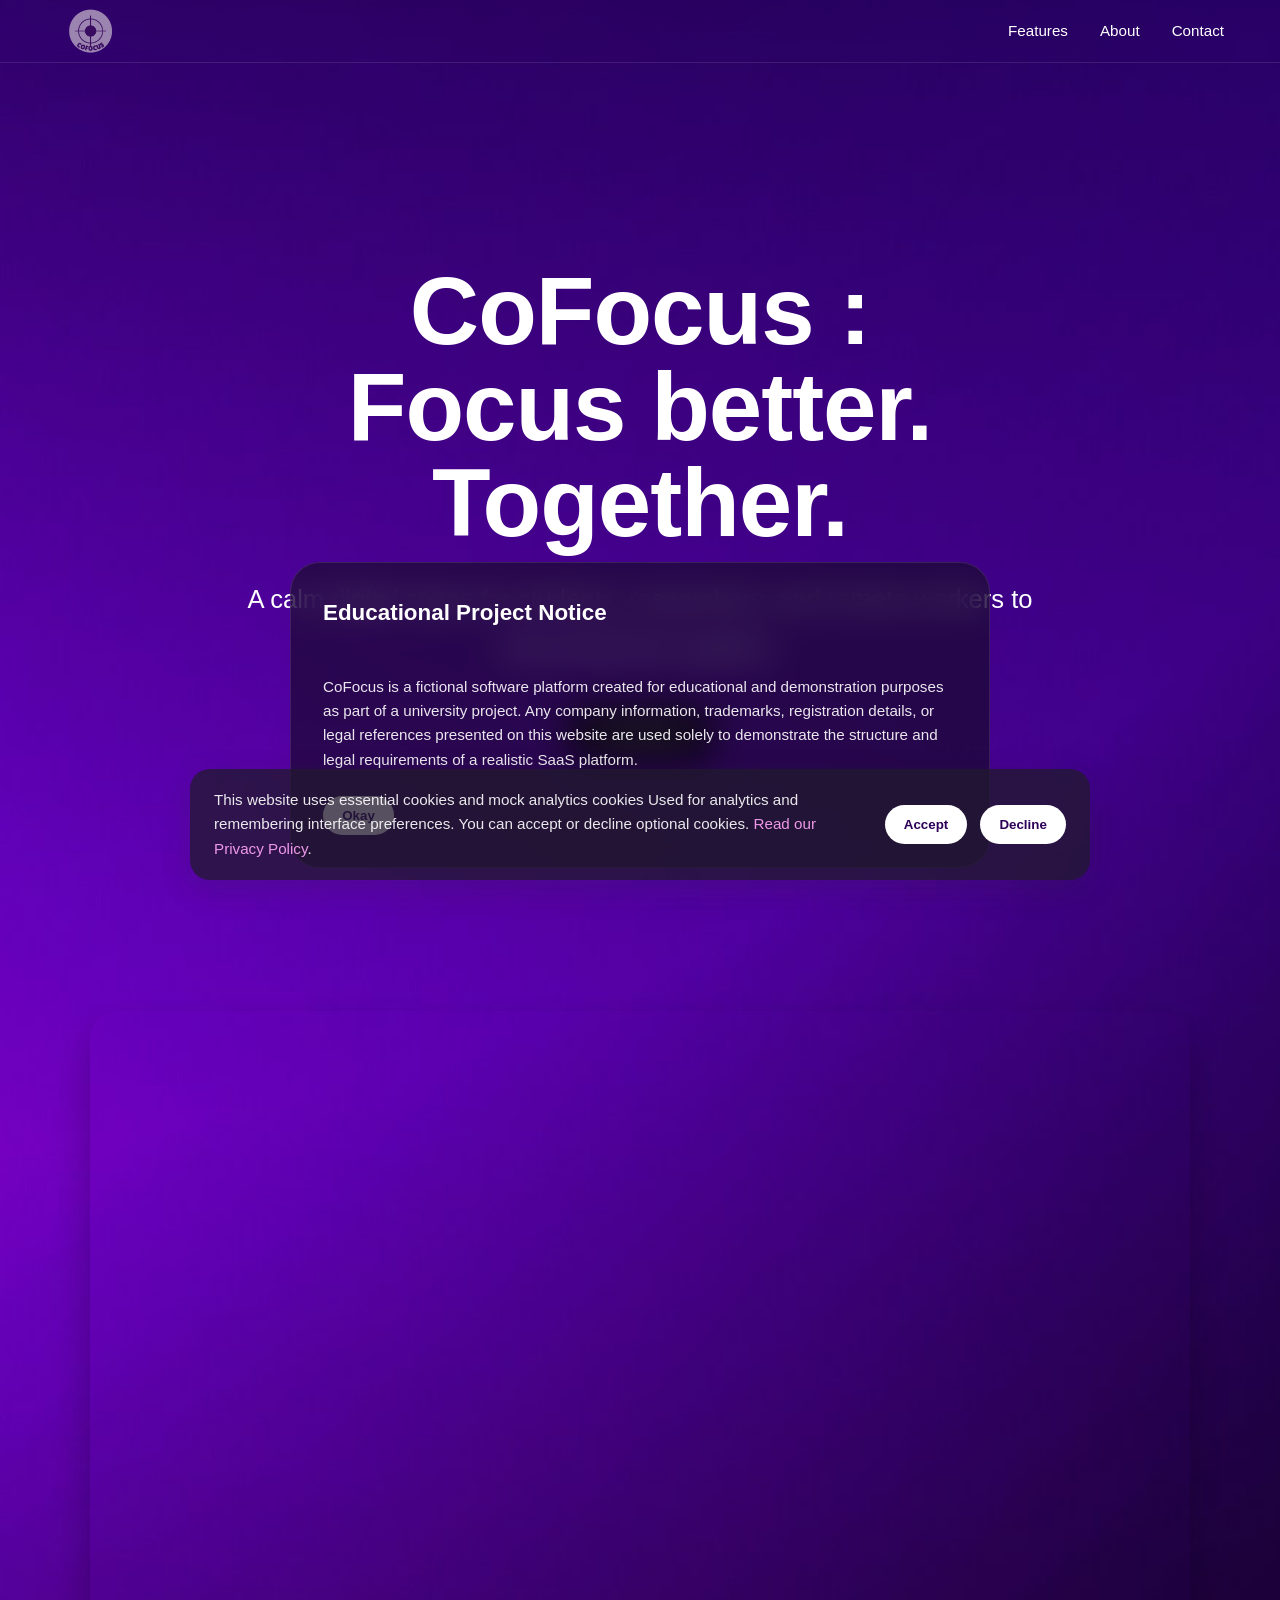
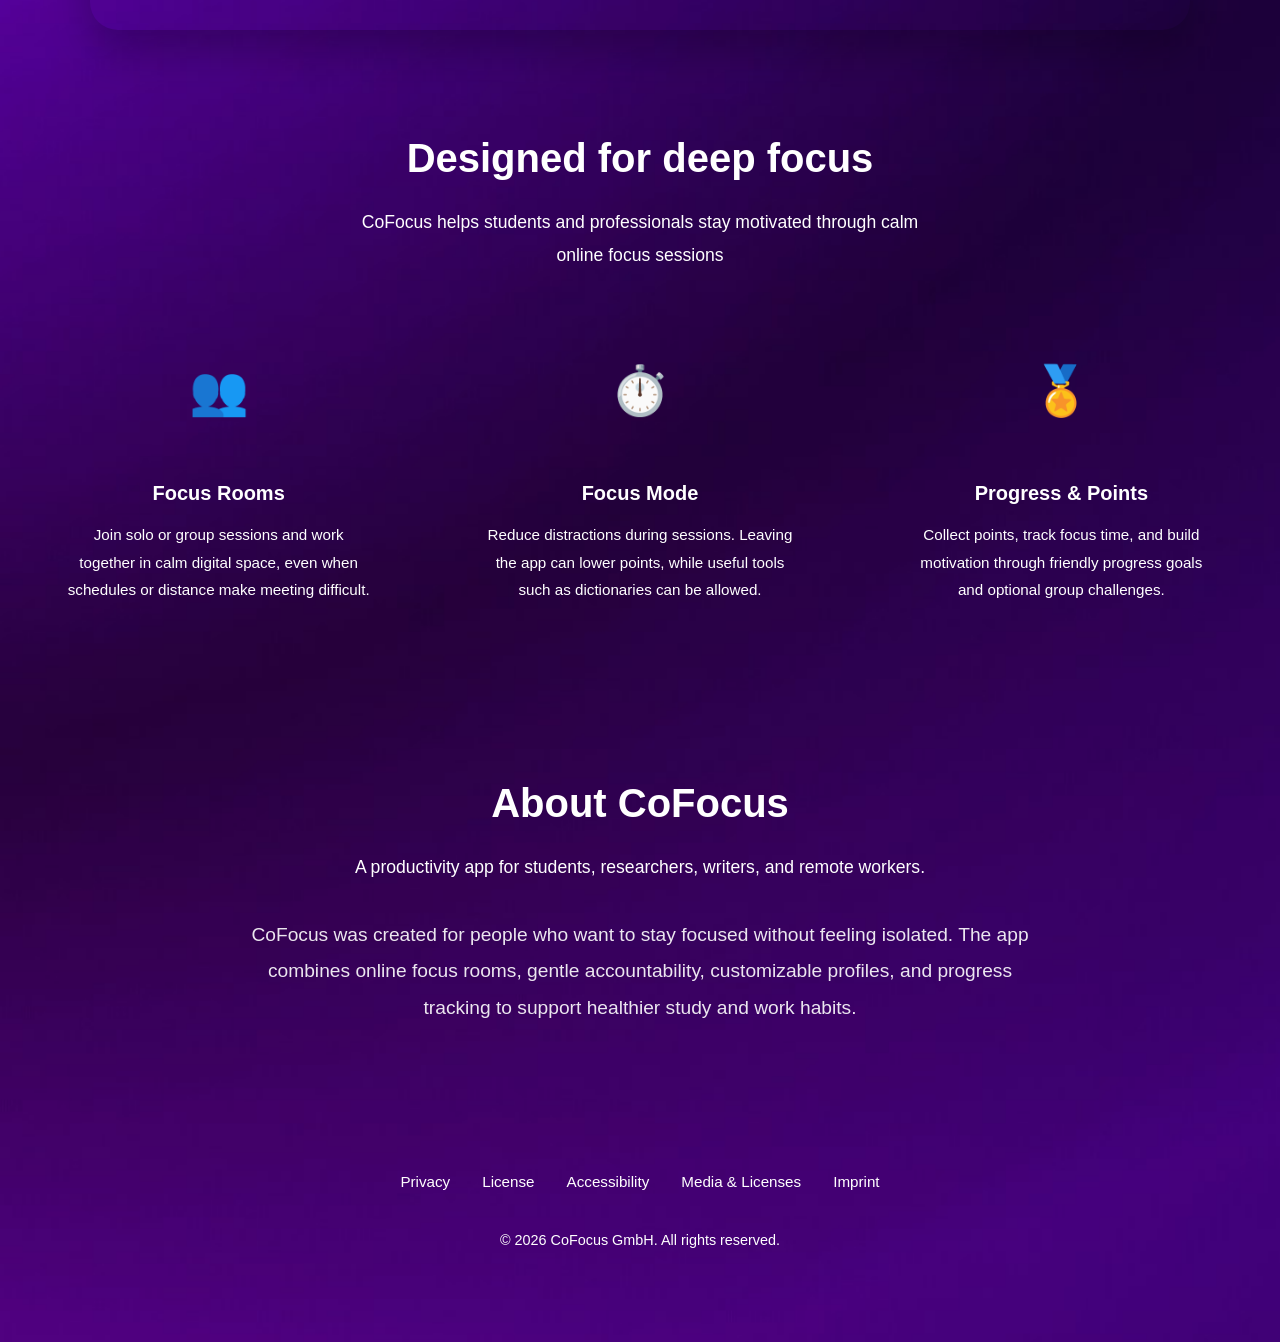
<file: index.html>
<!doctype html>
<html lang="en">
  <head>
    <meta charset="UTF-8" />
    <meta name="viewport" content="width=device-width, initial-scale=1.0" />
    <link rel="icon" type="image/png" href="CoFocus Icon1.png" />
    <link rel="stylesheet" href="styles.css" />
    <title>Cofocus</title>
  </head>

  <body>
    <header>
      <nav>
        <a href="index.html" class="logo">
          <img src="CoFocus Icon1.png" alt="CoFocus productivity app logo"
        /></a>
        <ul>
          <li><a href="#features">Features</a></li>
          <li><a href="about.html">About</a></li>
          <li><a href="contact.html">Contact</a></li>
        </ul>
      </nav>
    </header>

    <section class="hero">
      <div class="hero-content">
        <h1>
          CoFocus :<br />
          Focus better.<br />Together.
        </h1>
        <p class="subtitle">
          A calm digital space for students, researchers, and remote workers to
          stay productive together.
        </p>
        <a href="#" class="cta-button">Get Started</a>
      </div>
    </section>

    <div class="video-wrapper">
      <video
        autoplay
        muted
        loop
        playsinline
        aria-label="Decorative video showing a calm study and workspace atmosphere"
      >
        <source src="video1.mp4" type="video/mp4" />
        Your browser does not support the video tag.
      </video>
    </div>

    <section class="features" id="features">
      <h2 class="section-title">Designed for deep focus</h2>
      <p class="section-subtitle">
        CoFocus helps students and professionals stay motivated through calm
        online focus sessions
      </p>
      <div class="features-grid">
        <div class="feature-card">
          <div class="feature-icon" aria-hidden="true">👥</div>
          <h3>Focus Rooms</h3>
          <p>
            Join solo or group sessions and work together in calm digital space,
            even when schedules or distance make meeting difficult.
          </p>
        </div>
        <div class="feature-card">
          <div class="feature-icon" aria-hidden="true">⏱️</div>
          <h3>Focus Mode</h3>
          <p>
            Reduce distractions during sessions. Leaving the app can lower
            points, while useful tools such as dictionaries can be allowed.
          </p>
        </div>
        <div class="feature-card">
          <div class="feature-icon" aria-hidden="true">🏅</div>
          <h3>Progress & Points</h3>
          <p>
            Collect points, track focus time, and build motivation through
            friendly progress goals and optional group challenges.
          </p>
        </div>
      </div>
    </section>

    <section class="features" id="about">
      <h2 class="section-title">About CoFocus</h2>
      <p class="section-subtitle">
        A productivity app for students, researchers, writers, and remote
        workers.
      </p>
      <div
        style="
          max-width: 800px;
          margin: 0 auto;
          text-align: center;
          color: #ffffff;
          font-size: 1.1rem;
          line-height: 2;
        "
      >
        <p>
          CoFocus was created for people who want to stay focused without
          feeling isolated. The app combines online focus rooms, gentle
          accountability, customizable profiles, and progress tracking to
          support healthier study and work habits.
        </p>
      </div>
    </section>

    <footer>
      <div class="footer-content">
        <div class="footer-links">
          <a href="privacy.html">Privacy</a>
          <a href="license.html">License</a>
          <a href="accessibility.html">Accessibility</a>
          <a href="media.html">Media & Licenses</a>
          <a href="impressum.html">Imprint</a>
        </div>
        <p class="copyright">&copy; 2026 CoFocus GmbH. All rights reserved.</p>
      </div>
    </footer>
    <div class="cookie-banner" id="cookieBanner">
      <p>
        This website uses essential cookies and mock analytics cookies
        Used for analytics and remembering interface preferences. 
        You can accept or decline optional cookies.
        <a href="privacy.html">Read our Privacy Policy</a>.
      </p>

      <div class="cookie-buttons">
        <button onclick="acceptCookies()">Accept</button>
        <button onclick="declineCookies()">Decline</button>
      </div>
    </div>

    <script>
      const cookieBanner = document.getElementById("cookieBanner");

      if (localStorage.getItem("cookieChoice")) {
        cookieBanner.style.display = "none";
      }

      function acceptCookies() {
        localStorage.setItem("cookieChoice", "accepted");
        cookieBanner.style.display = "none";
      }

      function declineCookies() {
        localStorage.setItem("cookieChoice", "declined");
        cookieBanner.style.display = "none";
      }

      function hideNotice() {
        document.getElementById("Banner").style.display = "none";
      }
    </script>
    <div class="banner" id="Banner">
      <h2>Educational Project Notice</h2>

      <p>
        CoFocus is a fictional software platform created for educational and
        demonstration purposes as part of a university project. Any company
        information, trademarks, registration details, or legal references
        presented on this website are used solely to demonstrate the structure
        and legal requirements of a realistic SaaS platform.
      </p>

      <div class="buttons">
        <button onclick="hideNotice()">Okay</button>
      </div>
    </div>
  </body>
</html>
</file>
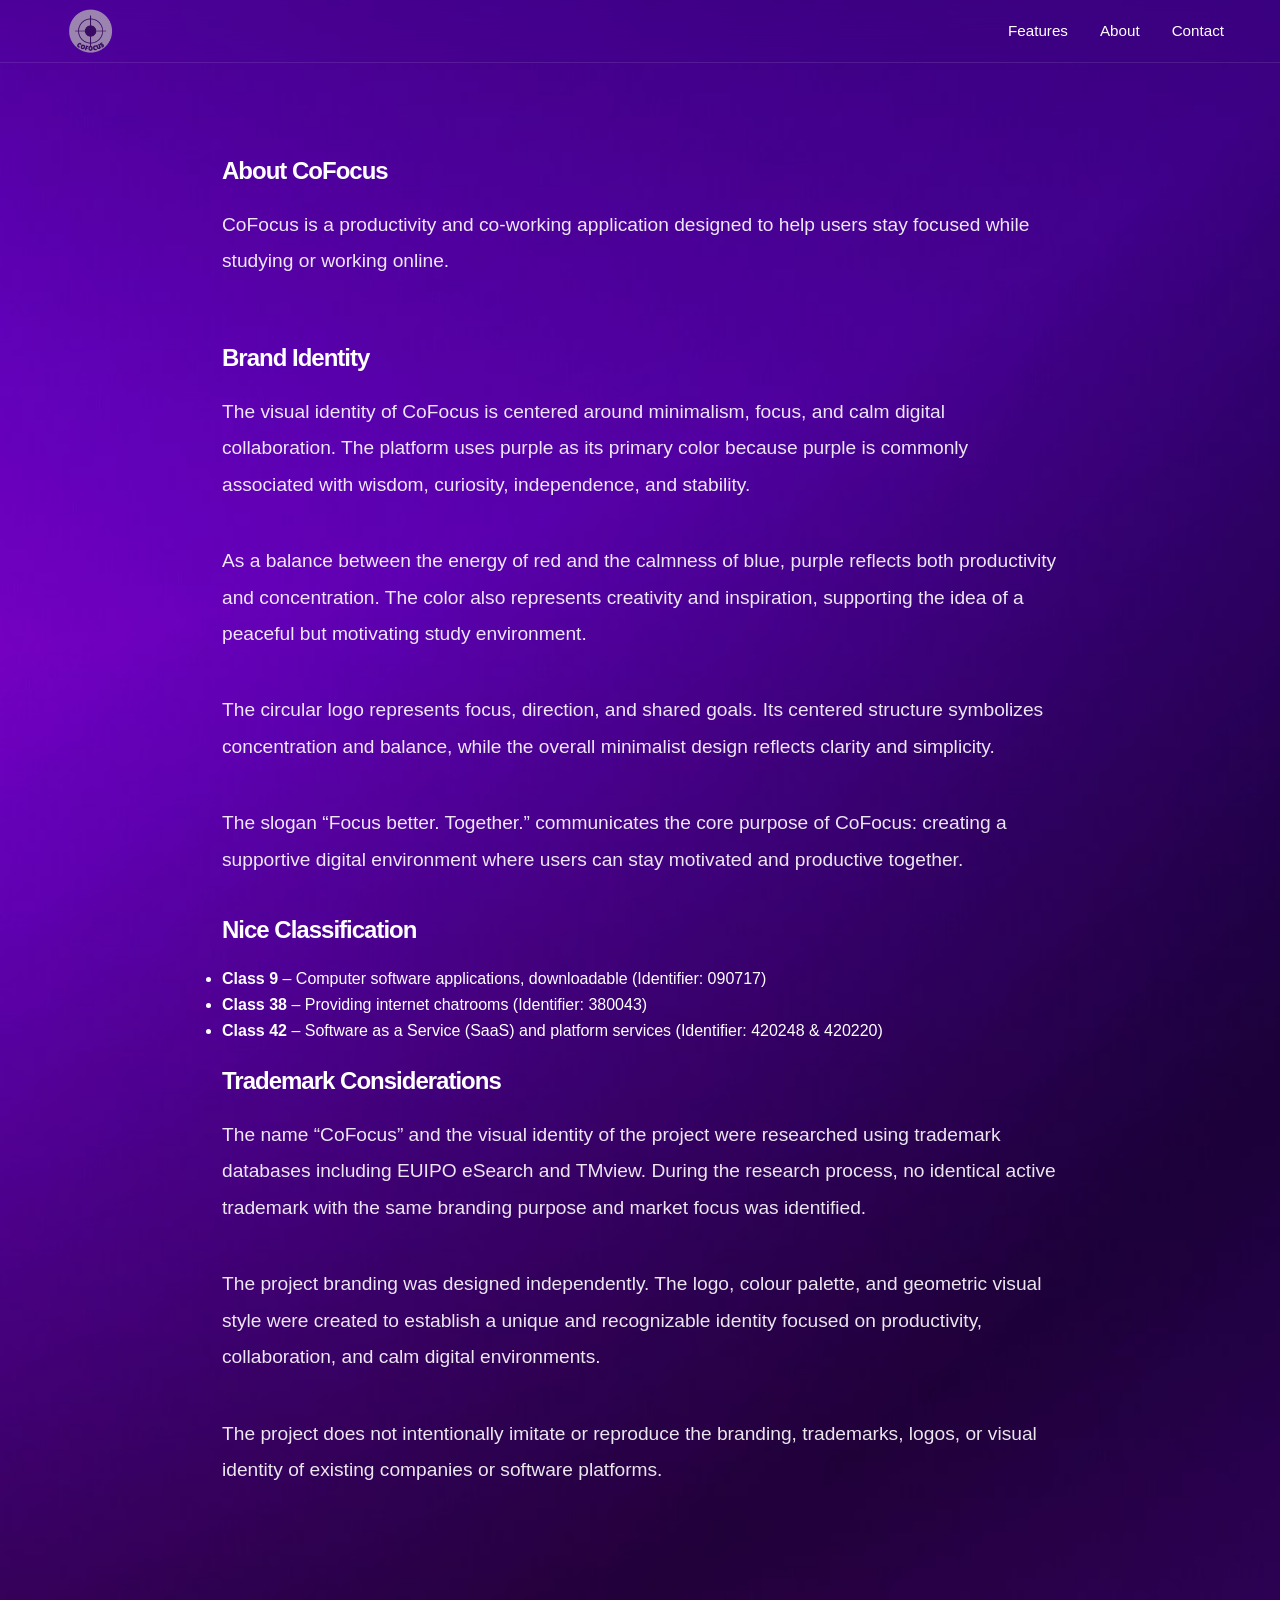
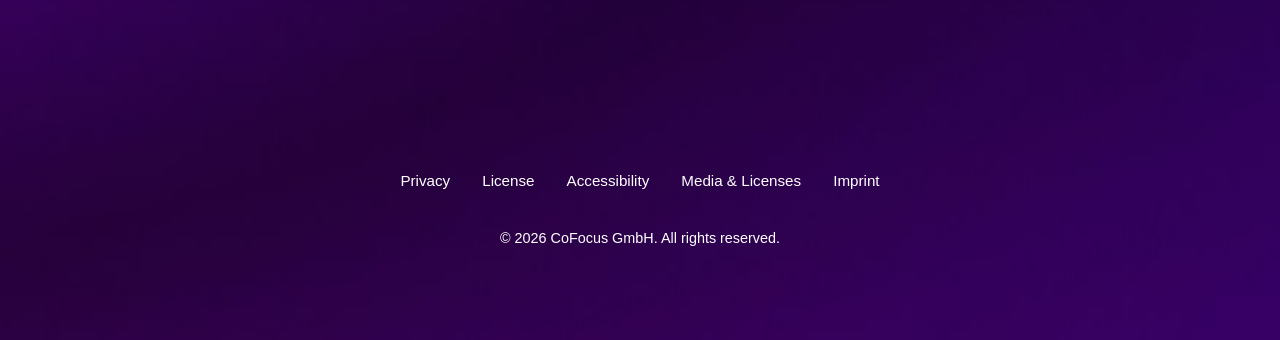
<file: about.html>
<!DOCTYPE html>
<html lang="en">
 <head>
    <meta name="viewport" content="width=device-width, initial-scale=1.0">
    <link rel="icon" type="image/png" href="CoFocus Icon1.png">
    <link rel="stylesheet" href="styles.css">
 </head>
 
 <body>
    <header>
        <nav>
            <a href="index.html" class="logo">
             <img src="CoFocus Icon1.png" alt="CoFocus productivity app logo"></a>
             <ul>
                 <li><a href="index.html#features">Features</a></li>
                <li><a href="about.html">About</a></li>
                <li><a href="contact.html">Contact</a></li>
             </ul>
        </nav>
    </header>

<div class="content">
    <h1>About CoFocus</h1>
  <p>CoFocus is a productivity and co-working application designed to help users stay focused while studying or working online.</p><br>

    <h1>Brand Identity</h1>

<p>
The visual identity of CoFocus is centered around minimalism, focus, and calm digital collaboration. The platform uses purple as its primary color because purple is commonly associated with wisdom, curiosity, independence, and stability.</p>
<p>
As a balance between the energy of red and the calmness of blue, purple reflects both productivity and concentration. The color also represents creativity and inspiration, supporting the idea of a peaceful but motivating study environment.
</p>
<p>
The circular logo represents focus, direction, and shared goals. Its centered structure symbolizes concentration and balance, while the overall minimalist design reflects clarity and simplicity.
</p>

<p>
The slogan “Focus better. Together.” communicates the core purpose of CoFocus: creating a supportive digital environment where users can stay motivated and productive together.
</p>

<h1>Nice Classification</h1>

<ul>
    <li>
        <strong>Class 9</strong> –
        Computer software applications, downloadable
        (Identifier: 090717)
    </li>

    <li>
        <strong>Class 38</strong> –
        Providing internet chatrooms
        (Identifier: 380043)
    </li>

    <li>
        <strong>Class 42</strong> –
        Software as a Service (SaaS) and platform services
        (Identifier: 420248 & 420220)
    </li>
</ul><br>

<h1>Trademark Considerations</h1>

<p>
The name “CoFocus” and the visual identity of the project were researched using trademark databases including EUIPO eSearch and TMview.
During the research process, no identical active trademark with the same branding purpose and market focus was identified.
</p>

<p>
The project branding was designed independently.
The logo, colour palette, and geometric visual style were created to establish a unique and recognizable identity focused on productivity, collaboration, and calm digital environments.
</p>

<p>
The project does not intentionally imitate or reproduce the branding, trademarks, logos, or visual identity of existing companies or software platforms.
</p>
 </div>

  <footer>
      <div class="footer-content">
        <div class="footer-links">
          <a href="privacy.html">Privacy</a>
          <a href="license.html">License</a>
          <a href="accessibility.html">Accessibility</a>
          <a href="media.html">Media & Licenses</a>
          <a href="impressum.html">Imprint</a>
        </div>
        <p class="copyright">&copy; 2026 CoFocus GmbH. All rights reserved.</p>
      </div>
    </footer>
</file>
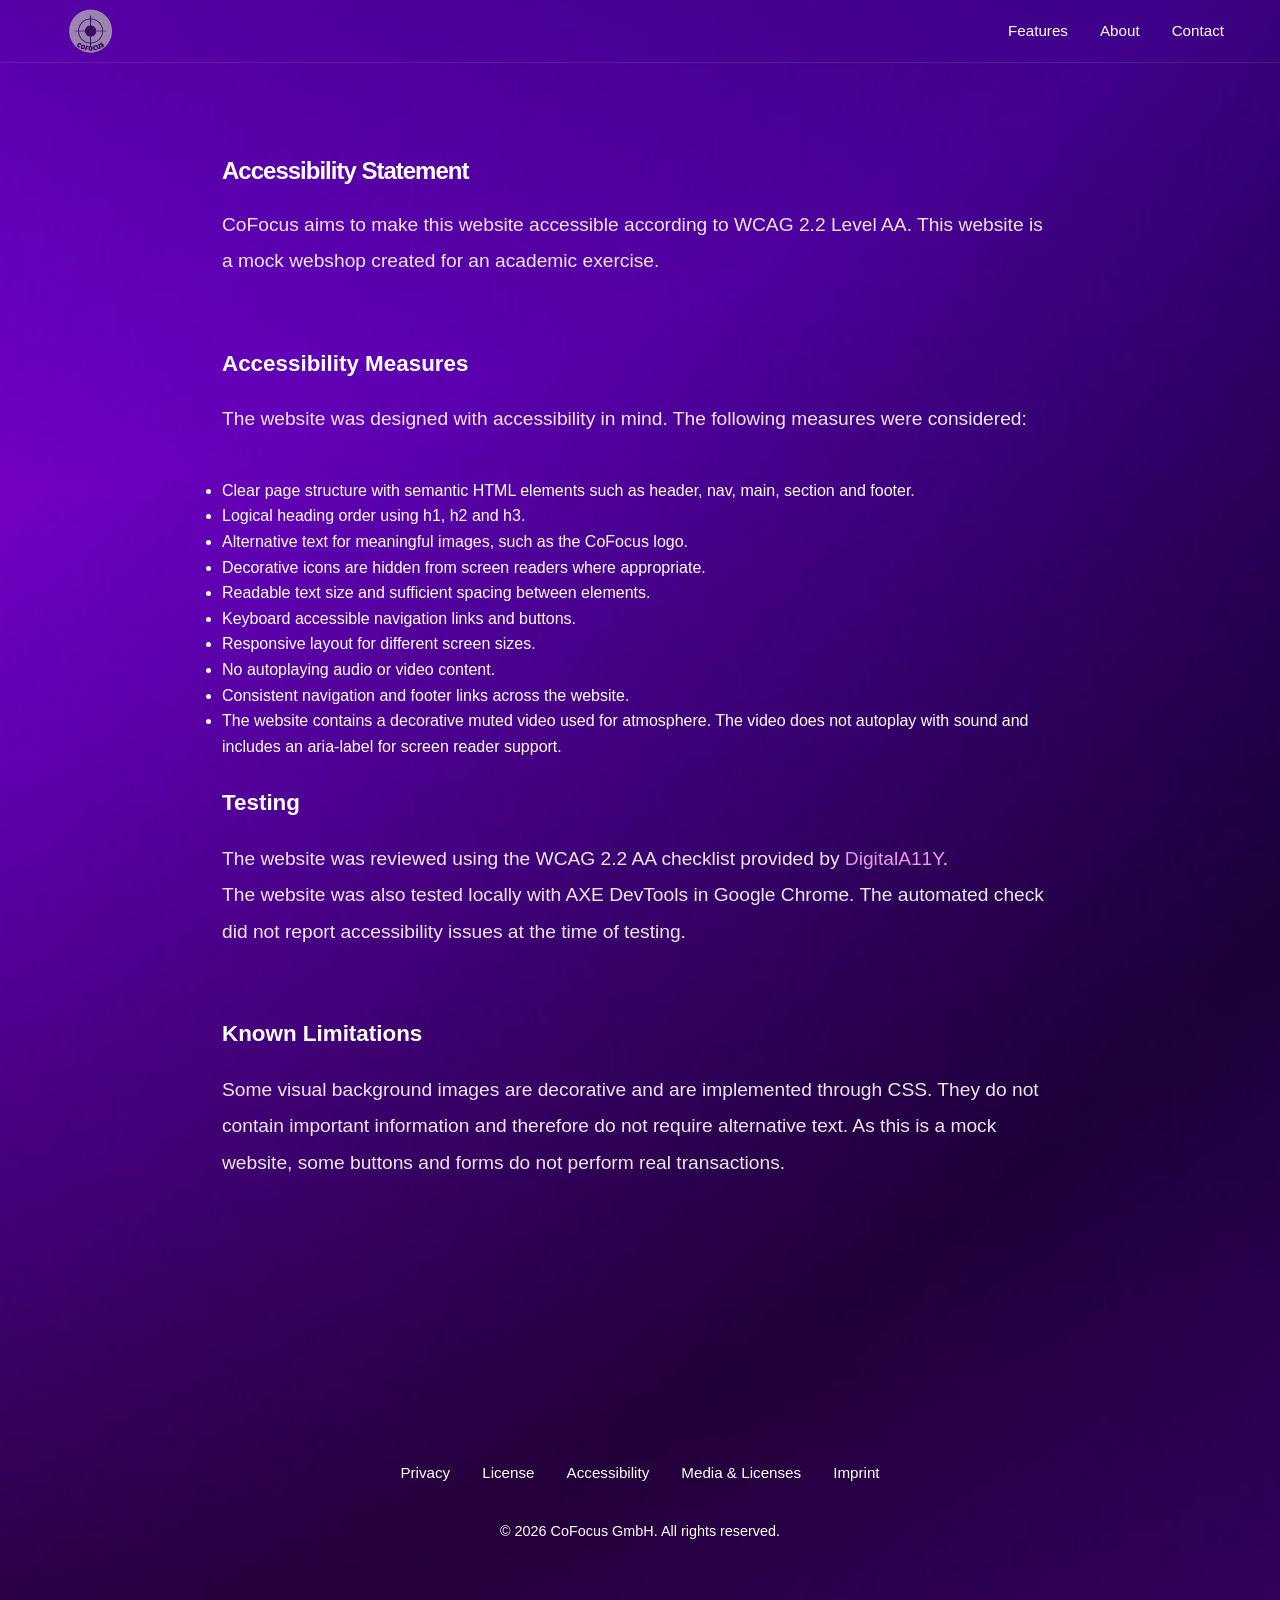
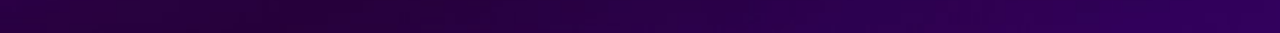
<file: accessibility.html>
<!DOCTYPE html>
<html lang="en">
 <head>
    <meta name="viewport" content="width=device-width, initial-scale=1.0">
    <link rel="icon" type="image/png" href="CoFocus Icon1.png">
    <link rel="stylesheet" href="styles.css">
 </head>
 
 <body>
    <header>
        <nav>
            <a href="index.html" class="logo">
             <img src="CoFocus Icon1.png" alt="CoFocus productivity app logo"></a>
             <ul>
                 <li><a href="index.html#features">Features</a></li>
                <li><a href="about.html">About</a></li>
                <li><a href="contact.html">Contact</a></li>
             </ul>
        </nav>
    </header>

<div class="content">
    <h1>Accessibility Statement</h1>

<p>
CoFocus aims to make this website accessible according to WCAG 2.2 Level AA.
This website is a mock webshop created for an academic exercise.
</p><br>

<h2>Accessibility Measures</h2>
<p>
The website was designed with accessibility in mind. The following measures were considered:
</p>

<ul>
  <li>Clear page structure with semantic HTML elements such as header, nav, main, section and footer.</li>
  <li>Logical heading order using h1, h2 and h3.</li>
  <li>Alternative text for meaningful images, such as the CoFocus logo.</li>
  <li>Decorative icons are hidden from screen readers where appropriate.</li>
  <li>Readable text size and sufficient spacing between elements.</li>
  <li>Keyboard accessible navigation links and buttons.</li>
  <li>Responsive layout for different screen sizes.</li>
  <li>No autoplaying audio or video content.</li>
  <li>Consistent navigation and footer links across the website.</li>
  <li>The website contains a decorative muted video used for atmosphere. The video does not autoplay with sound and includes an aria-label for screen reader support.</li>
</ul><br>

<h2>Testing</h2>
<p>
The website was reviewed using the WCAG 2.2 AA checklist provided by 
<a href="https://www.digitala11y.com/wcag-checklist/" target="_blank" rel="noopener noreferrer">DigitalA11Y</a>.
<br>The website was also tested locally with AXE DevTools in Google Chrome. The automated check did not report accessibility issues at the time of testing.
</p><br>

<h2>Known Limitations</h2>
<p>
Some visual background images are decorative and are implemented through CSS.
They do not contain important information and therefore do not require alternative text.
As this is a mock website, some buttons and forms do not perform real transactions.
</p>
</div>
  <footer>
      <div class="footer-content">
        <div class="footer-links">
          <a href="privacy.html">Privacy</a>
          <a href="license.html">License</a>
          <a href="accessibility.html">Accessibility</a>
          <a href="media.html">Media & Licenses</a>
          <a href="impressum.html">Imprint</a>
        </div>
        <p class="copyright">&copy; 2026 CoFocus GmbH. All rights reserved.</p>
      </div>
    </footer>
</file>
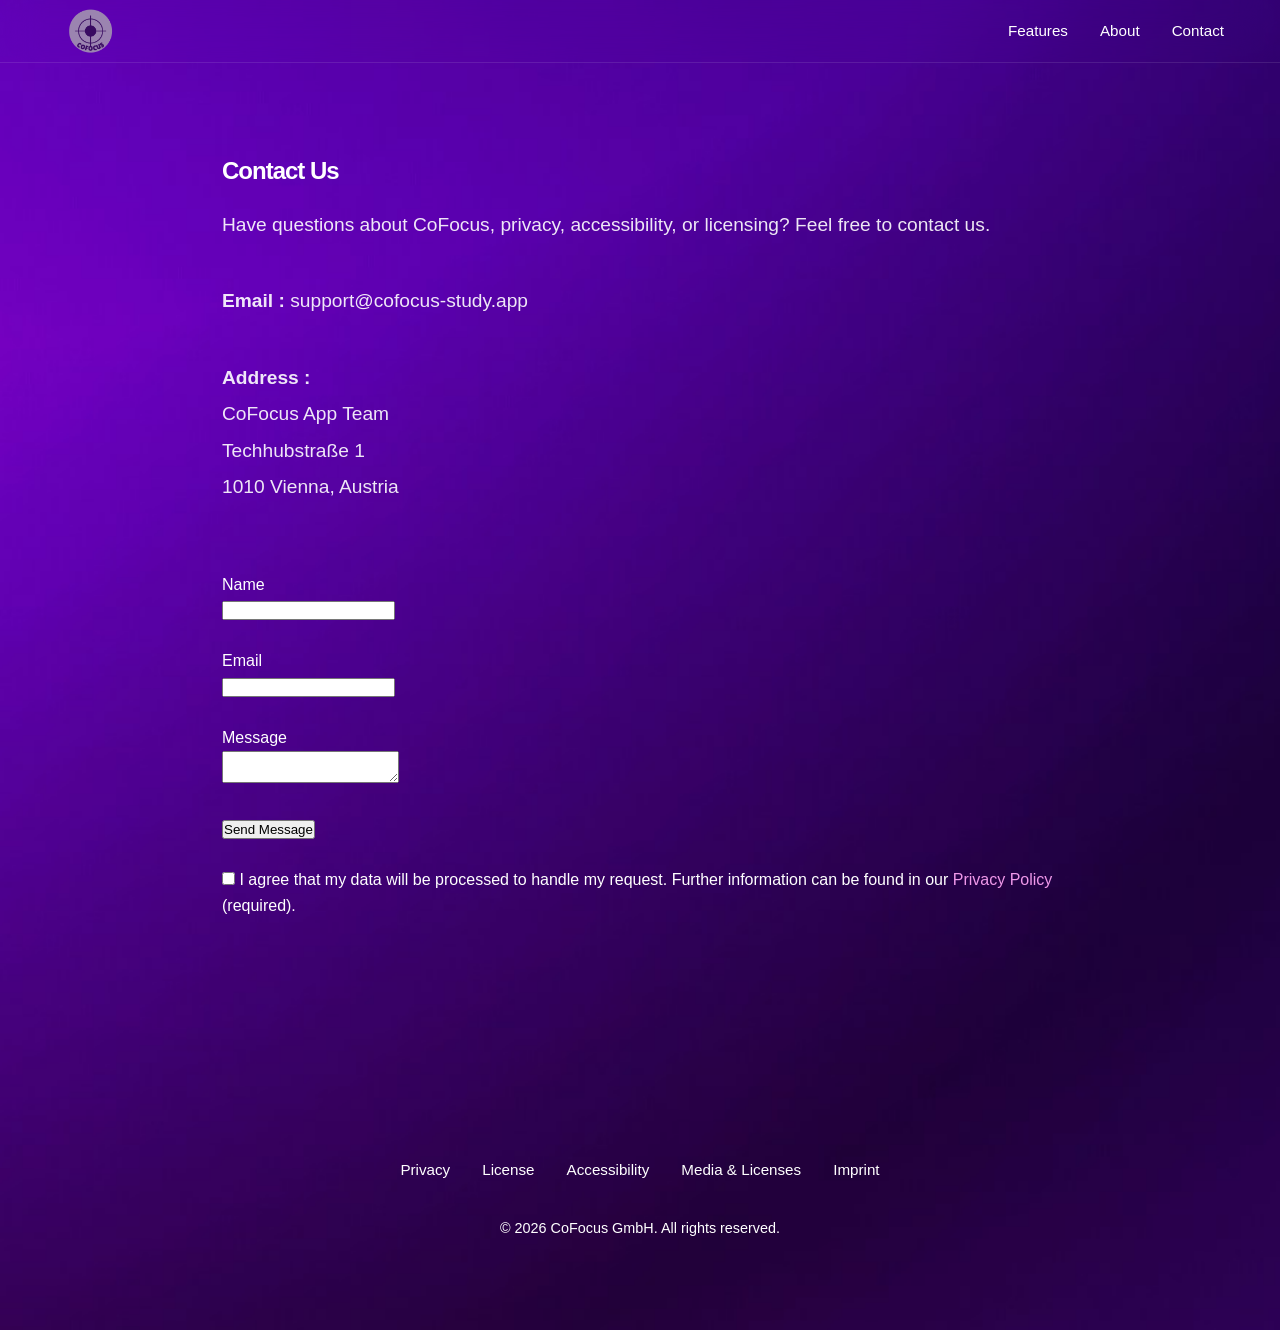
<file: contact.html>
<!DOCTYPE html>
<html lang="en">
 <head>
    <meta name="viewport" content="width=device-width, initial-scale=1.0">
    <link rel="icon" type="image/png" href="CoFocus Icon1.png">
    <link rel="stylesheet" href="styles.css">
 </head>
 
 <body>
    <header>
        <nav>
            <a href="index.html" class="logo">
             <img src="CoFocus Icon1.png" alt="CoFocus productivity app logo"></a>
             <ul>
                 <li><a href="index.html#features">Features</a></li>
                <li><a href="about.html">About</a></li>
                <li><a href="contact.html">Contact</a></li>
             </ul>
        </nav>
    </header>

<div class="content">
    <h1>Contact Us</h1>

<p>
Have questions about CoFocus, privacy, accessibility, or licensing?
Feel free to contact us.
</p>


<p><strong>Email : </strong>support@cofocus-study.app</p>

<p><strong>Address : </strong><br>
CoFocus App Team<br>
Techhubstraße 1<br>
1010 Vienna, Austria
</p><br>
<form>
  <label for="name">Name</label><br>
  <input type="text" id="name"><br><br>

  <label for="email">Email</label><br>
  <input type="email" id="email"><br><br>

  <label for="message">Message</label><br>
  <textarea id="message"></textarea><br><br>

  <button type="submit">Send Message</button>
</form>
<br>
<label>
  <input type="checkbox" required>
  I agree that my data will be processed to handle my request. 
  Further information can be found in our <a href="privacy.html">Privacy Policy</a> (required).
</label>

</div>
  <footer>
      <div class="footer-content">
        <div class="footer-links">
          <a href="privacy.html">Privacy</a>
          <a href="license.html">License</a>
          <a href="accessibility.html">Accessibility</a>
          <a href="media.html">Media & Licenses</a>
          <a href="impressum.html">Imprint</a>
        </div>
        <p class="copyright">&copy; 2026 CoFocus GmbH. All rights reserved.</p>
      </div>
    </footer>
</file>
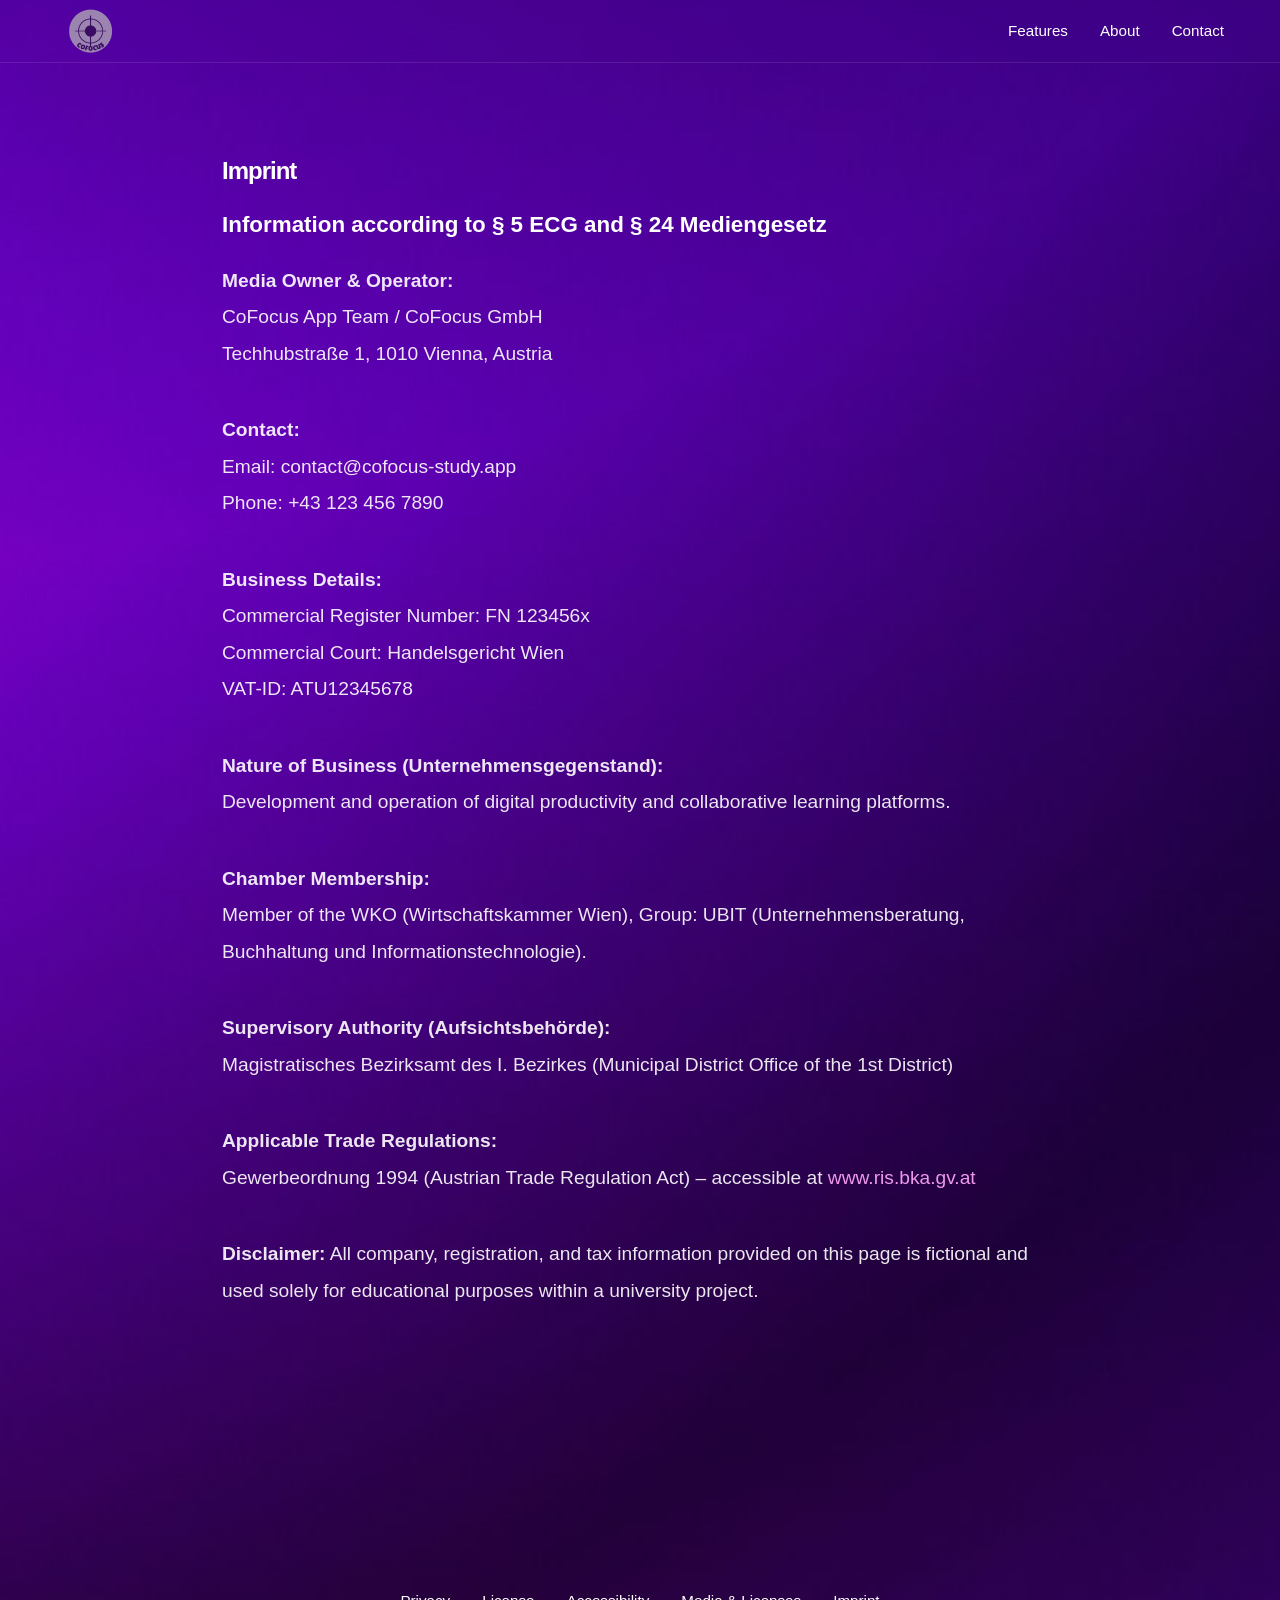
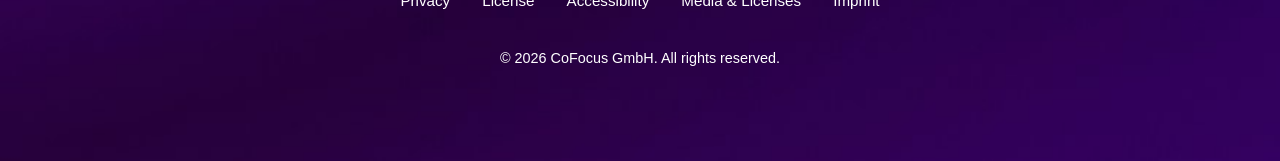
<file: impressum.html>
<!DOCTYPE html>
<html lang="en">
 <head>
    <meta name="viewport" content="width=device-width, initial-scale=1.0">
    <link rel="icon" type="image/png" href="CoFocus Icon1.png">
    <link rel="stylesheet" href="styles.css">
 </head>
 
 <body>
    <header>
        <nav>
            <a href="index.html" class="logo">
             <img src="CoFocus Icon1.png" alt="CoFocus productivity app logo"></a>
             <ul>
                 <li><a href="index.html#features">Features</a></li>
                <li><a href="about.html">About</a></li>
                <li><a href="contact.html">Contact</a></li>
             </ul>
        </nav>
    </header>

<div class="content">
    <h1>Imprint</h1>

<h2>Information according to § 5 ECG and § 24 Mediengesetz</h2>

<p><strong>Media Owner & Operator:</strong><br>
CoFocus App Team / CoFocus GmbH<br>
Techhubstraße 1, 1010 Vienna, Austria</p>

<p><strong>Contact:</strong><br>
Email: contact@cofocus-study.app<br>
Phone: +43 123 456 7890</p>


<p><strong>Business Details:</strong><br>
Commercial Register Number: FN 123456x<br>
Commercial Court: Handelsgericht Wien<br>
VAT-ID: ATU12345678</p>

<p><strong>Nature of Business (Unternehmensgegenstand):</strong><br>
Development and operation of digital productivity and collaborative learning platforms.</p>

<p><strong>Chamber Membership:</strong><br>
Member of the WKO (Wirtschaftskammer Wien), Group: UBIT (Unternehmensberatung, Buchhaltung und Informationstechnologie).</p>

<p><strong>Supervisory Authority (Aufsichtsbehörde):</strong><br>
Magistratisches Bezirksamt des I. Bezirkes (Municipal District Office of the 1st District)</p>

<p><strong>Applicable Trade Regulations:</strong><br>
Gewerbeordnung 1994 (Austrian Trade Regulation Act) – accessible at 
<a href="https://www.ris.bka.gv.at">www.ris.bka.gv.at</a></p>

<p><strong>Disclaimer:</strong>
All company, registration, and tax information provided on this page is fictional and used solely for educational purposes within a university project.
</p>
</div>
<footer>
      <div class="footer-content">
        <div class="footer-links">
          <a href="privacy.html">Privacy</a>
          <a href="license.html">License</a>
          <a href="accessibility.html">Accessibility</a>
          <a href="media.html">Media & Licenses</a>
          <a href="impressum.html">Imprint</a>
        </div>
        <p class="copyright">&copy; 2026 CoFocus GmbH. All rights reserved.</p>
      </div>
    </footer>
</file>
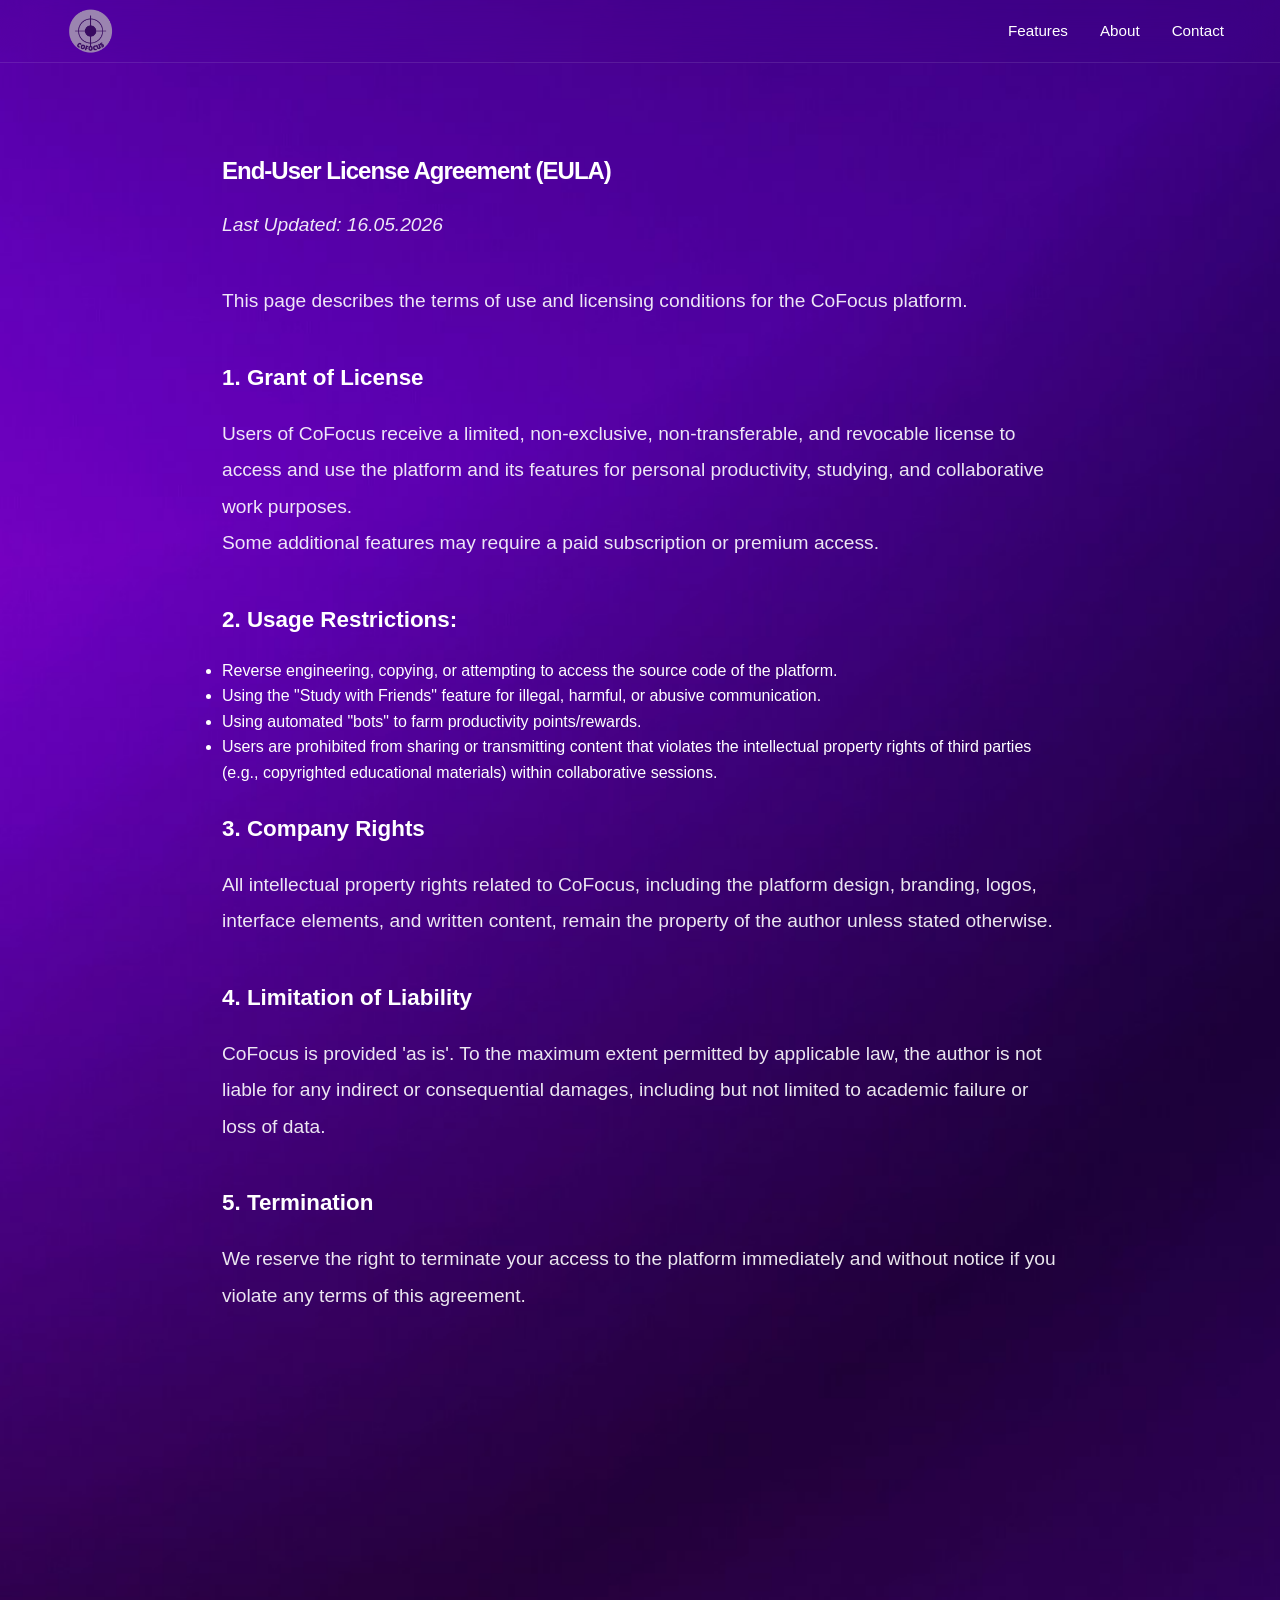
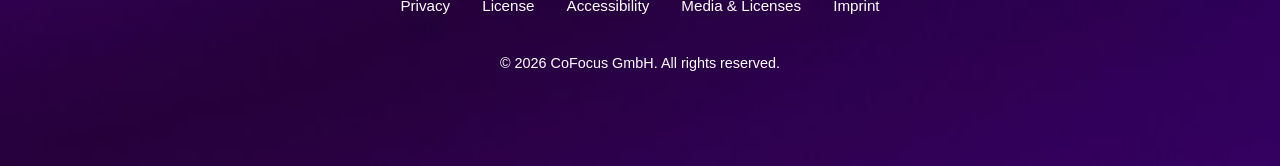
<file: license.html>
<!doctype html>
<html lang="en">
  <head>
    <meta name="viewport" content="width=device-width, initial-scale=1.0" />
    <link rel="icon" type="image/png" href="CoFocus Icon1.png" />
    <link rel="stylesheet" href="styles.css" />
  </head>

  <body>
    <header>
      <nav>
        <a href="index.html" class="logo">
          <img src="CoFocus Icon1.png" alt="CoFocus productivity app logo"
        /></a>
        <ul>
          <li><a href="index.html#features">Features</a></li>
          <li><a href="about.html">About</a></li>
          <li><a href="contact.html">Contact</a></li>
        </ul>
      </nav>
    </header>

    <div class="content">
      <h1>End-User License Agreement (EULA)</h1>
      <p><em>Last Updated: 16.05.2026</em></p>

      <p>
        This page describes the terms of use and licensing conditions for the
        CoFocus platform.
      </p>
      <h2>1. Grant of License</h2>
      <p>
        Users of CoFocus receive a limited, non-exclusive, non-transferable, and
        revocable license to access and use the platform and its features for
        personal productivity, studying, and collaborative work purposes.<br />
        Some additional features may require a paid subscription or premium
        access.
      </p>

      <h2>2. Usage Restrictions:</h2>
      <ul>
        <li>
          Reverse engineering, copying, or attempting to access the source code
          of the platform.
        </li>
        <li>
          Using the "Study with Friends" feature for illegal, harmful, or
          abusive communication.
        </li>
        <li>Using automated "bots" to farm productivity points/rewards.</li>
        <li>
          Users are prohibited from sharing or transmitting content that
          violates the intellectual property rights of third parties (e.g.,
          copyrighted educational materials) within collaborative sessions.
        </li>
      </ul>
      <br />

      <h2>3. Company Rights</h2>
      <p>
        All intellectual property rights related to CoFocus, including the platform design, 
        branding, logos, interface elements, and written content, remain the property of the author unless stated otherwise.
      </p>

      <h2>4. Limitation of Liability</h2>
      <p>
        CoFocus is provided 'as is'. To the maximum extent permitted by
        applicable law, the author is not liable for any indirect or
        consequential damages, including but not limited to academic failure or
        loss of data.
      </p>

      <h2>5. Termination</h2>
      <p>
        We reserve the right to terminate your access to the platform
        immediately and without notice if you violate any terms of this
        agreement.
      </p>

    </div>
  </body>
  <footer>
      <div class="footer-content">
        <div class="footer-links">
          <a href="privacy.html">Privacy</a>
          <a href="license.html">License</a>
          <a href="accessibility.html">Accessibility</a>
          <a href="media.html">Media & Licenses</a>
          <a href="impressum.html">Imprint</a>
        </div>
        <p class="copyright">&copy; 2026 CoFocus GmbH. All rights reserved.</p>
      </div>
    </footer>
</html>
</file>
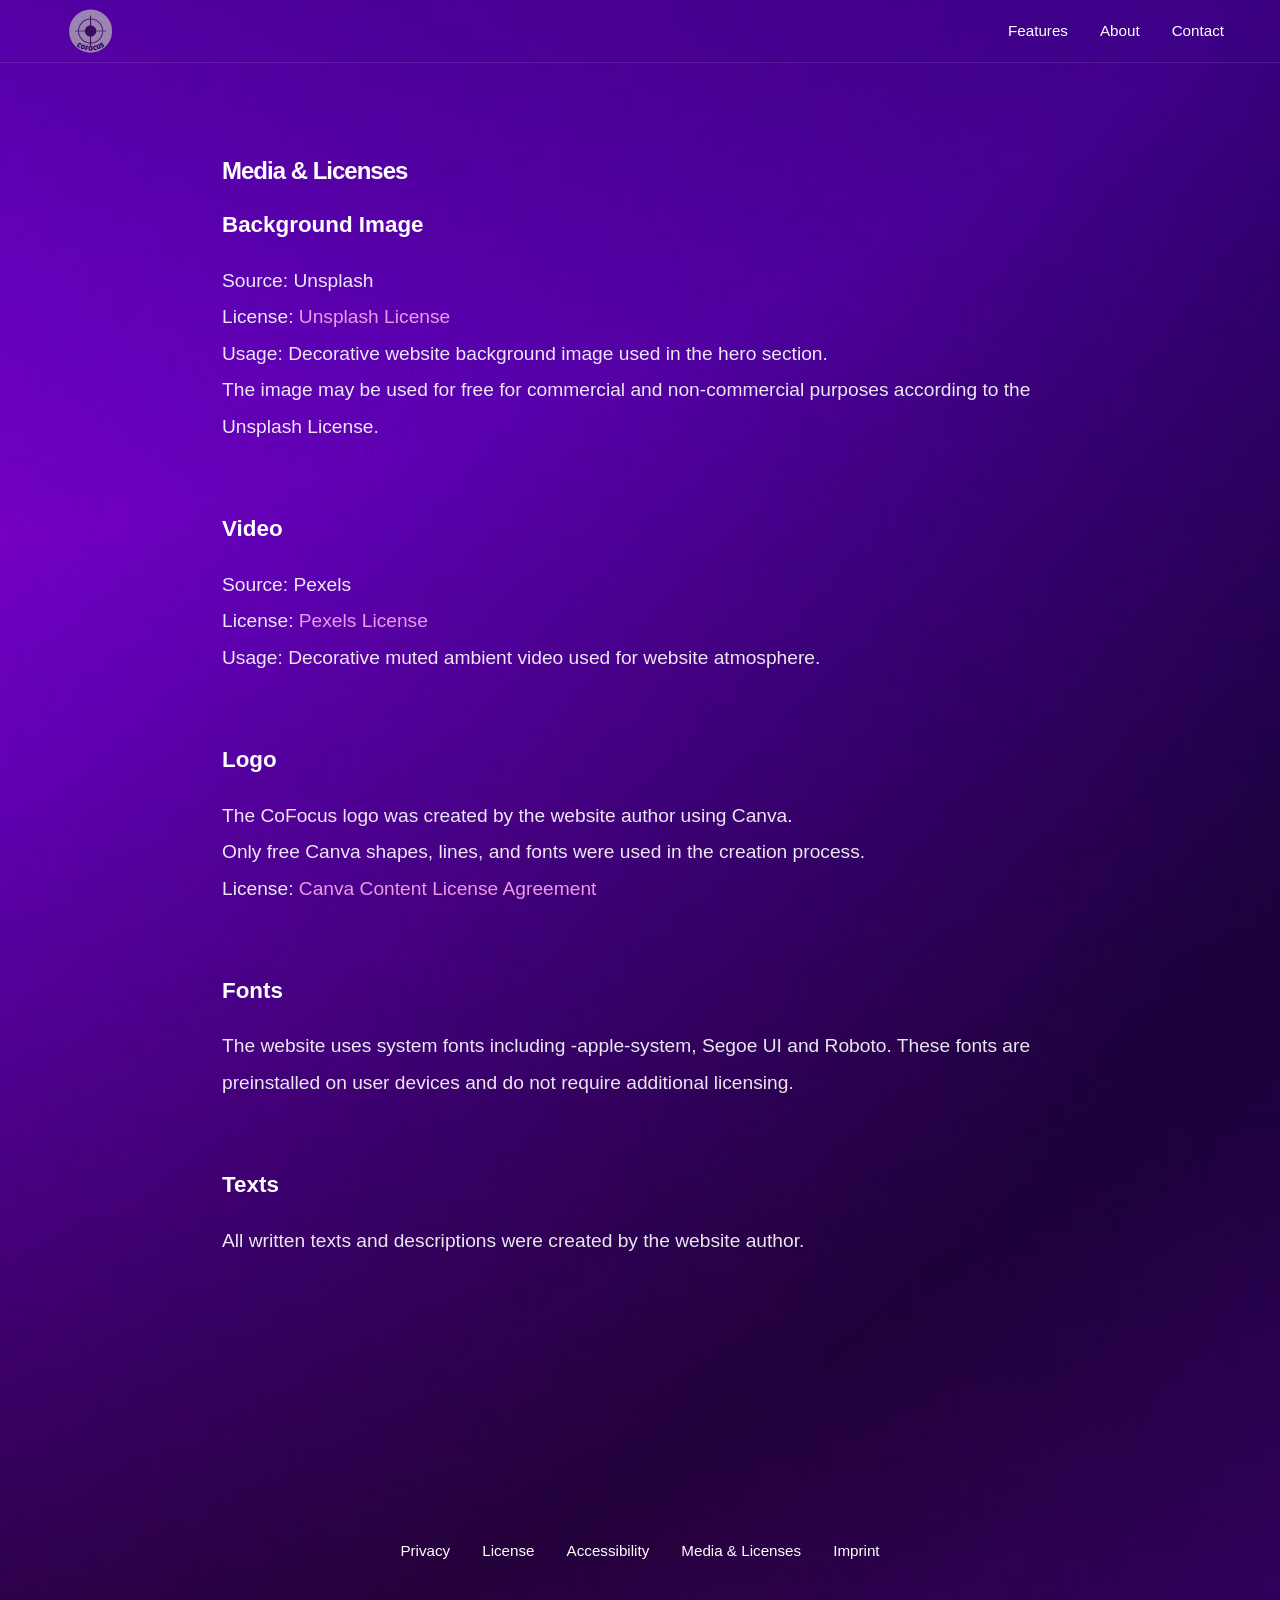
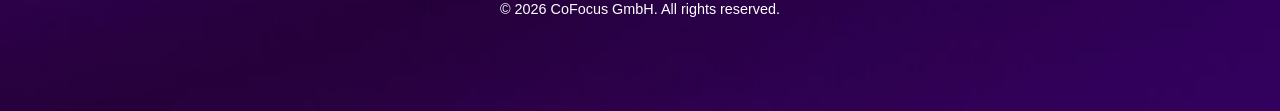
<file: media.html>
<!doctype html>
<html lang="en">
  <head>
    <meta name="viewport" content="width=device-width, initial-scale=1.0" />
    <link rel="icon" type="image/png" href="CoFocus Icon1.png" />
    <link rel="stylesheet" href="styles.css" />
  </head>

  <body>
    <header>
      <nav>
        <a href="index.html" class="logo">
          <img src="CoFocus Icon1.png" alt="CoFocus productivity app logo"
        /></a>
        <ul>
          <li><a href="index.html#features">Features</a></li>
          <li><a href="about.html">About</a></li>
          <li><a href="contact.html">Contact</a></li>
        </ul>
      </nav>
    </header>

    <div class="content">
      <h1>Media & Licenses</h1>

      <h2>Background Image</h2>
      <p>
        Source: Unsplash<br />
        License:
        <a
          href="https://unsplash.com/license"
          target="_blank"
          rel="noopener noreferrer"
        >
          Unsplash License </a
        ><br />
        Usage: Decorative website background image used in the hero section.<br />
        The image may be used for free for commercial and non-commercial
        purposes according to the Unsplash License.
      </p>
      <br />

      <h2>Video</h2>
      <p>
        Source: Pexels<br />
        License:
        <a
          href="https://www.pexels.com/license/"
          target="_blank"
          rel="noopener noreferrer"
        >
          Pexels License </a
        ><br />
        Usage: Decorative muted ambient video used for website atmosphere.<br />
      </p>
      <br />

      <h2>Logo</h2>
      <p>
        The CoFocus logo was created by the website author using Canva.<br />
        Only free Canva shapes, lines, and fonts were used in the creation
        process.<br />
        License:
        <a
          href="https://www.canva.com/policies/content-license-agreement/"
          target="_blank"
          rel="noopener noreferrer"
        >
          Canva Content License Agreement
        </a>
      </p>
      <br />

      <h2>Fonts</h2>
      <p>
        The website uses system fonts including -apple-system, Segoe UI and
        Roboto. These fonts are preinstalled on user devices and do not require
        additional licensing.
      </p>
      <br />

      <h2>Texts</h2>
      <p>
        All written texts and descriptions were created by the website author.
      </p>
    </div>
  </body>
  <footer>
      <div class="footer-content">
        <div class="footer-links">
          <a href="privacy.html">Privacy</a>
          <a href="license.html">License</a>
          <a href="accessibility.html">Accessibility</a>
          <a href="media.html">Media & Licenses</a>
          <a href="impressum.html">Imprint</a>
        </div>
        <p class="copyright">&copy; 2026 CoFocus GmbH. All rights reserved.</p>
      </div>
    </footer>
</html>
</file>
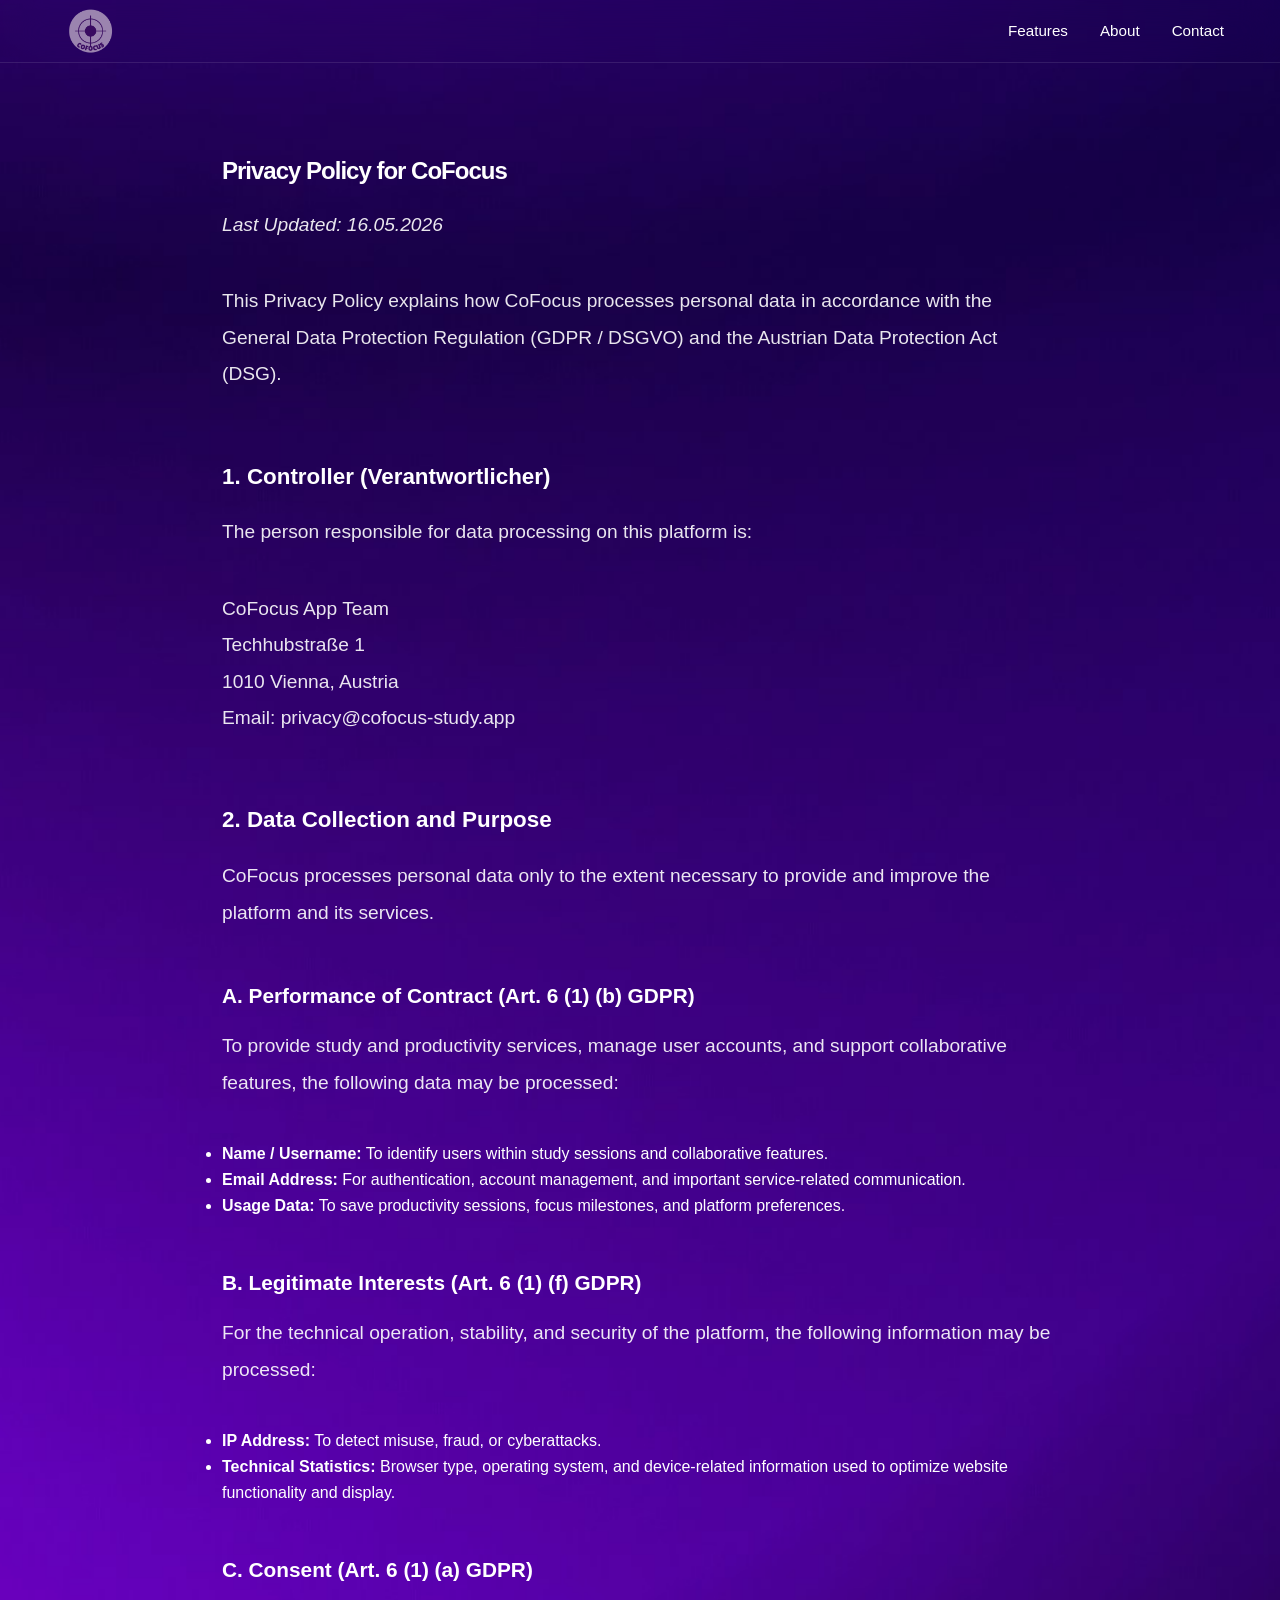
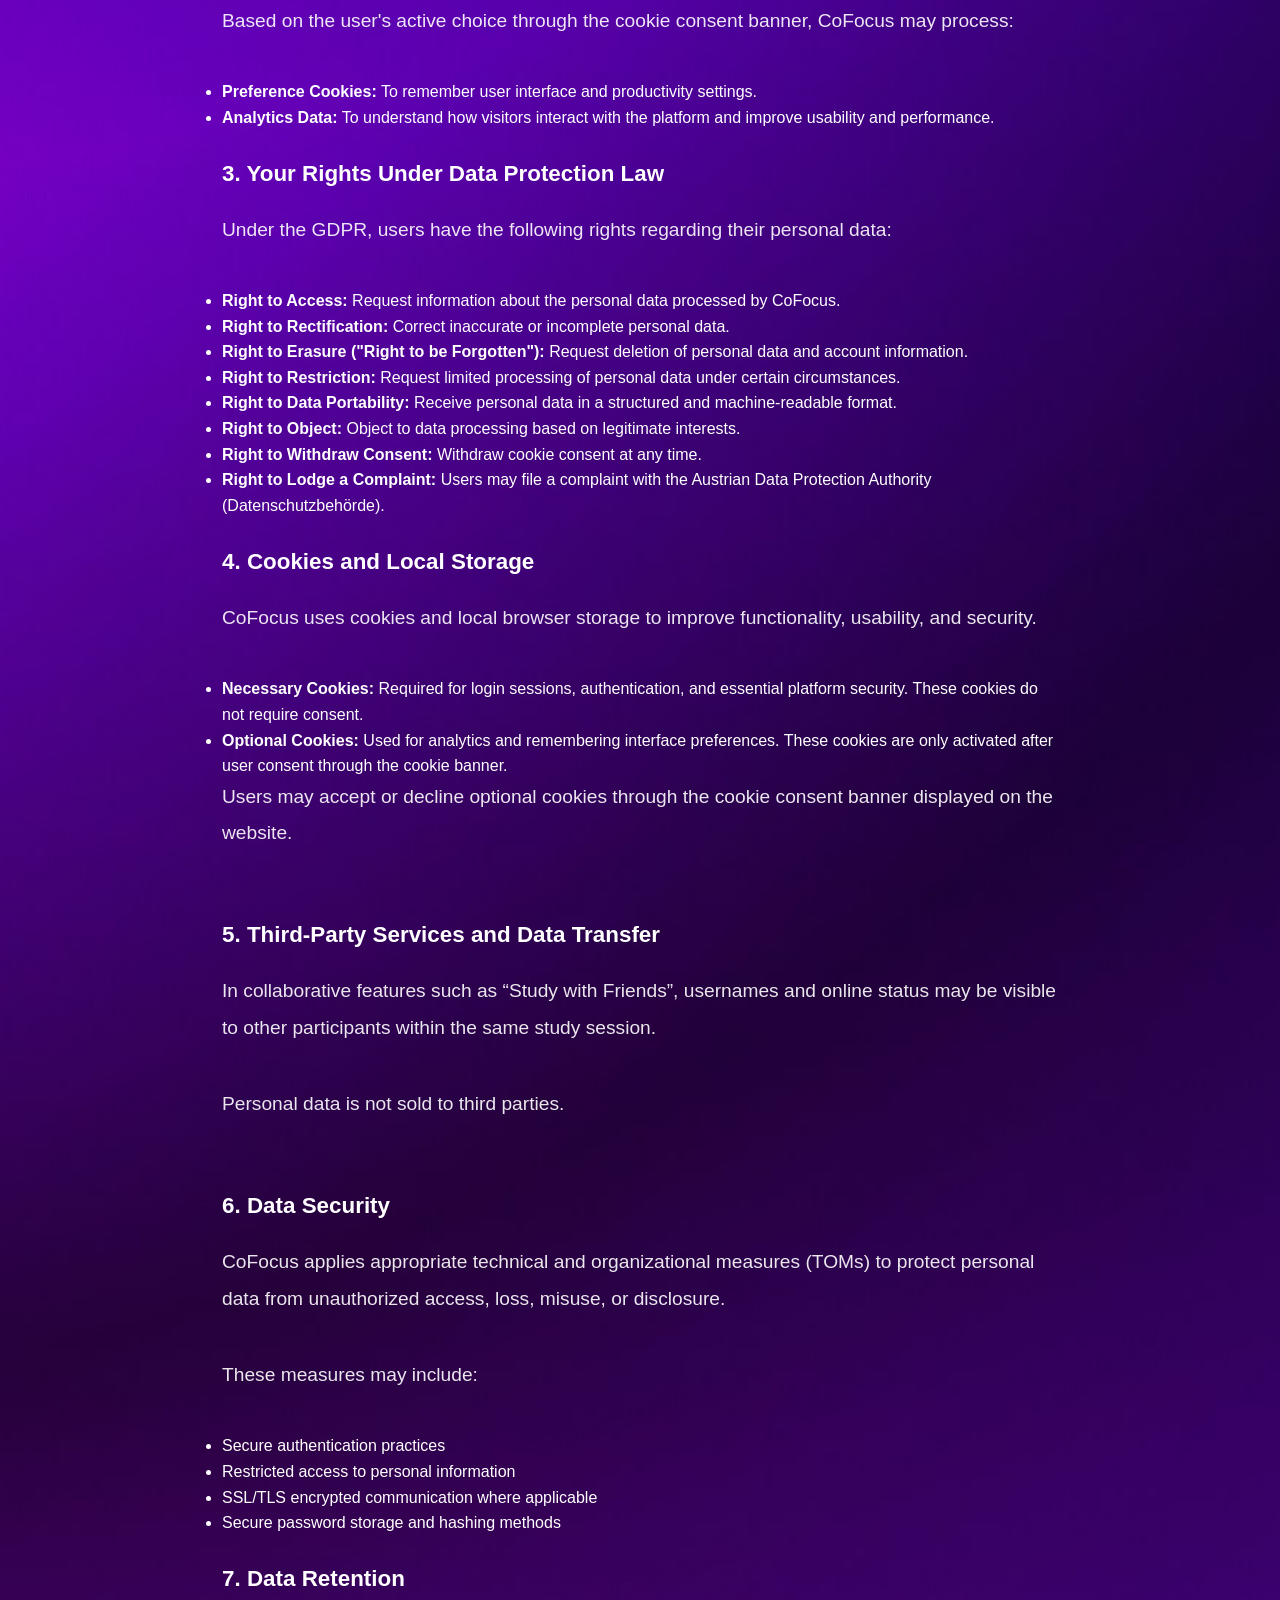
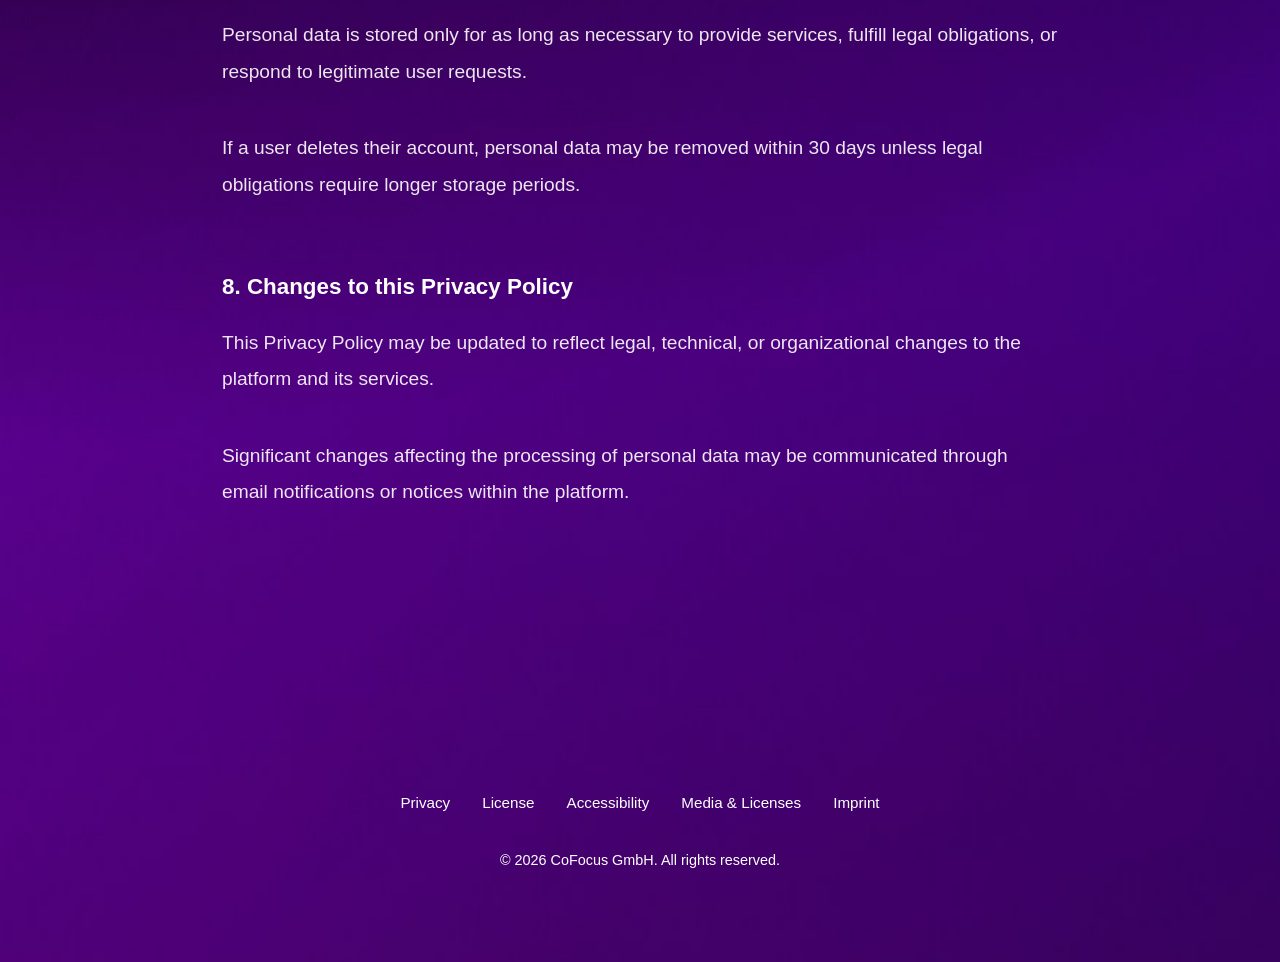
<file: privacy.html>
<!doctype html>
<html lang="en">
  <head>
    <meta name="viewport" content="width=device-width, initial-scale=1.0" />
    <link rel="icon" type="image/png" href="CoFocus Icon1.png" />
    <link rel="stylesheet" href="styles.css" />
  </head>

  <body>
    <header>
      <nav>
        <a href="index.html" class="logo">
          <img src="CoFocus Icon1.png" alt="CoFocus productivity app logo"
        /></a>
        <ul>
          <li><a href="index.html#features">Features</a></li>
          <li><a href="about.html">About</a></li>
          <li><a href="contact.html">Contact</a></li>
        </ul>
      </nav>
    </header>

    <div class="content">
    
<h1>Privacy Policy for CoFocus</h1>

<p><em>Last Updated: 16.05.2026</em></p>

<p>
This Privacy Policy explains how CoFocus processes personal data in accordance with the General Data Protection Regulation (GDPR / DSGVO) and the Austrian Data Protection Act (DSG).
</p><br>

<h2>1. Controller (Verantwortlicher)</h2>

<p>
The person responsible for data processing on this platform is:
</p>

<p>
CoFocus App Team<br>
Techhubstraße 1<br>
1010 Vienna, Austria<br>
Email: privacy@cofocus-study.app
</p><br>

<h2>2. Data Collection and Purpose</h2>

<p>
CoFocus processes personal data only to the extent necessary to provide and improve the platform and its services.
</p>

<h3>A. Performance of Contract (Art. 6 (1) (b) GDPR)</h3>

<p>
To provide study and productivity services, manage user accounts, and support collaborative features, the following data may be processed:
</p>

<ul>
    <li><strong>Name / Username:</strong> To identify users within study sessions and collaborative features.</li>

    <li><strong>Email Address:</strong> For authentication, account management, and important service-related communication.</li>

    <li><strong>Usage Data:</strong> To save productivity sessions, focus milestones, and platform preferences.</li>
</ul>

<h3>B. Legitimate Interests (Art. 6 (1) (f) GDPR)</h3>

<p>
For the technical operation, stability, and security of the platform, the following information may be processed:
</p>

<ul>
    <li><strong>IP Address:</strong> To detect misuse, fraud, or cyberattacks.</li>

    <li><strong>Technical Statistics:</strong> Browser type, operating system, and device-related information used to optimize website functionality and display.</li>
</ul>

<h3>C. Consent (Art. 6 (1) (a) GDPR)</h3>

<p>
Based on the user's active choice through the cookie consent banner, CoFocus may process:
</p>

<ul>
    <li><strong>Preference Cookies:</strong> To remember user interface and productivity settings.</li>

    <li><strong>Analytics Data:</strong> To understand how visitors interact with the platform and improve usability and performance.</li>
</ul><br>

<h2>3. Your Rights Under Data Protection Law</h2>

<p>
Under the GDPR, users have the following rights regarding their personal data:
</p>

<ul>
    <li><strong>Right to Access:</strong> Request information about the personal data processed by CoFocus.</li>

    <li><strong>Right to Rectification:</strong> Correct inaccurate or incomplete personal data.</li>

    <li><strong>Right to Erasure ("Right to be Forgotten"):</strong> Request deletion of personal data and account information.</li>

    <li><strong>Right to Restriction:</strong> Request limited processing of personal data under certain circumstances.</li>

    <li><strong>Right to Data Portability:</strong> Receive personal data in a structured and machine-readable format.</li>

    <li><strong>Right to Object:</strong> Object to data processing based on legitimate interests.</li>

    <li><strong>Right to Withdraw Consent:</strong> Withdraw cookie consent at any time.</li>

    <li><strong>Right to Lodge a Complaint:</strong> Users may file a complaint with the Austrian Data Protection Authority (Datenschutzbehörde).</li>
</ul><br>

<h2>4. Cookies and Local Storage</h2>

<p>
CoFocus uses cookies and local browser storage to improve functionality, usability, and security.
</p>

<ul>
    <li><strong>Necessary Cookies:</strong> Required for login sessions, authentication, and essential platform security. These cookies do not require consent.</li>

    <li><strong>Optional Cookies:</strong> Used for analytics and remembering interface preferences. These cookies are only activated after user consent through the cookie banner.</li>
</ul>

<p>
Users may accept or decline optional cookies through the cookie consent banner displayed on the website.
</p><br>

<h2>5. Third-Party Services and Data Transfer</h2>

<p>
In collaborative features such as “Study with Friends”, usernames and online status may be visible to other participants within the same study session.
</p>

<p>
Personal data is not sold to third parties.
</p><br>

<h2>6. Data Security</h2>

<p>
CoFocus applies appropriate technical and organizational measures (TOMs) to protect personal data from unauthorized access, loss, misuse, or disclosure.
</p>

<p>
These measures may include:
</p>

<ul>
    <li>Secure authentication practices</li>
    <li>Restricted access to personal information</li>
    <li>SSL/TLS encrypted communication where applicable</li>
    <li>Secure password storage and hashing methods</li>
</ul><br>

<h2>7. Data Retention</h2>

<p>
Personal data is stored only for as long as necessary to provide services, fulfill legal obligations, or respond to legitimate user requests.
</p>

<p>
If a user deletes their account, personal data may be removed within 30 days unless legal obligations require longer storage periods.
</p><br>

<h2>8. Changes to this Privacy Policy</h2>

<p>
This Privacy Policy may be updated to reflect legal, technical, or organizational changes to the platform and its services.
</p>

<p>
Significant changes affecting the processing of personal data may be communicated through email notifications or notices within the platform.
</p>

</div>
  </body>
   <footer>
      <div class="footer-content">
        <div class="footer-links">
          <a href="privacy.html">Privacy</a>
          <a href="license.html">License</a>
          <a href="accessibility.html">Accessibility</a>
          <a href="media.html">Media & Licenses</a>
          <a href="impressum.html">Imprint</a>
        </div>
        <p class="copyright">&copy; 2026 CoFocus GmbH. All rights reserved.</p>
      </div>
    </footer>
</html>
</file>
<file: styles.css>
* {
  margin: 0;
  padding: 0;
  box-sizing: border-box;
}

a:focus,
button:focus {
  outline: 2px solid rgb(238, 178, 248);
  outline-offset: 4px;
}

body {
  font-family:
    -apple-system, BlinkMacSystemFont, "Segoe UI", Roboto, "Helvetica Neue",
    Arial, sans-serif;
  margin: 0;
  background-image: url("background3.jpg");
  background-size: 400%;
  background-position: center;
  color: #ffffff;
  line-height: 1.6;
  background-repeat: no-repeat;
  overflow-x: hidden;
}

header {
  width: 100%;
  position: sticky;
  top: 0;
  background: transparent;
  backdrop-filter: blur(20px);
  border-bottom: 1px solid rgba(255, 255, 255, 0.1);
  padding: 1rem 2rem;
  z-index: 100;
}

nav {
  max-width: 1400px;
  width: 100%;
  height: 30px;
  padding: 0 1.5rem;
  margin: 0 auto;
  display: flex;
  justify-content: space-between;
  align-items: center;
}

.logo img {
  width: clamp(70px, 5vw, 100px);
  height: auto;
  display: block;
}

nav ul {
  display: flex;
  list-style: none;
  gap: clamp(0.8rem, 3vw, 2rem);
  justify-content: flex-end;
}

nav a {
  text-decoration: none;
  color: #ffffff;
  font-size: 0.95rem;
  font-weight: 500;
  transition: opacity 0.3s ease;
}

nav a:hover {
  opacity: 0.5;
}

.hero {
  min-height: 100vh;
  width: 100%;
  display: flex;
  flex-direction: column;
  justify-content: center;
  align-items: center;
  text-align: center;
  padding: 2rem;
}

.hero-content {
  max-width: 800px;
}
.hero h1 {
  font-size: clamp(3rem, 8vw, 6rem);
}
.hero p {
  font-size: clamp(1.1rem, 2vw, 1.8rem);
}

.content {
  max-width: 900px;
  margin: 0 auto;
  padding: 6rem 2rem;
}

h1 {
  color: #ffffff;
  font-size: 1.5rem;
  font-weight: 650;
  margin-bottom: 1.5rem;
  letter-spacing: -1px;
  line-height: 1;
}

h2 {
  font-size: 1.4rem;
  margin-bottom: 1.25rem;
}

h3 {
  margin-top: 3rem;
  margin-bottom: 1rem;
  font-size: 1.3rem;
}

p {
  color: rgba(255, 255, 255, 0.9);
  line-height: 1.9;
  font-size: 1.2rem;
  margin-bottom: 2.5rem;
}

.subtitle {
  font-size: 1.25rem;
  color: #ffffff;
  margin-bottom: 2rem;
  font-weight: 400;
}

.cta-button {
  display: inline-block;
  padding: 0.95rem 2rem;
  background-color: #000000;
  color: #ffffff;
  text-decoration: none;
  border-radius: 980px;
  font-weight: 600;
  font-size: 1rem;
  transition: all 0.3s ease;
  border: 1px solid #000000;
}

.cta-button:hover {
  background-color: #ffffff;
  color: #000000;
}

.video-wrapper {
  margin-top: 3rem;
  display: flex;
  justify-content: center;
  padding: 0 2rem;
}

.video-wrapper video {
  width: 100%;
  max-width: 1100px;
  aspect-ratio: 16 / 9;
  border-radius: 28px;
  object-fit: cover;
  box-shadow: 0 20px 40px rgba(0, 0, 0, 0.25);
  filter: brightness(0.5);
}

.features {
  max-width: 1400px;
  margin: 6rem auto;
  padding: 0 2rem;
  background-color: transparent;
}

.features-grid {
  display: grid;
  grid-template-columns: repeat(auto-fit, minmax(300px, 1fr));
  gap: 3rem;
  margin-top: 3rem;
}

.feature-card {
  padding: 2rem;
  text-align: center;
  transition: transform 0.3s ease;
}

.feature-card:hover {
  transform: translateY(-8px);
}

.feature-icon {
  font-size: 3rem;
  margin-bottom: 1rem;
}

.feature-card h3 {
  font-size: 1.25rem;
  margin-bottom: 0.75rem;
  font-weight: 600;
}

.feature-card p {
  color: #ffffff;
  font-size: 0.95rem;
  line-height: 1.8;
}

.section-title {
  font-size: 2.5rem;
  font-weight: 700;
  margin-bottom: 1rem;
  text-align: center;
}

.section-subtitle {
  text-align: center;
  color: #ffffff;
  font-size: 1.1rem;
  max-width: 600px;
  margin: 0 auto 2rem;
}

a {
  color: #ef98e9;
  text-decoration: none;
}

a:hover {
  opacity: 0.5;
}

footer {
  background-color: transparent;
  padding: 3rem 2rem;
  margin-top: 6rem;
}

.footer-content {
  max-width: 1200px;
  margin: 0 auto;
  text-align: center;
  color: #ffffff;
}

.footer-links {
  margin-bottom: 2rem;
  display: flex;
  justify-content: center;
  gap: 2rem;
  flex-wrap: wrap;
}

.footer-links a {
  text-decoration: none;
  color: #ffffff;
  font-size: 0.95rem;
  transition: color 0.3s ease;
}

.footer-links a:hover {
  color: #747474;
}

.copyright {
  font-size: 0.9rem;
  color: #ffffff;
}

.cookie-banner {
  position: fixed;
  left: 50%;
  bottom: 20px;
  transform: translateX(-50%);
  width: min(92%, 900px);

  background: rgba(34, 25, 46, 0.761);
  color: white;

  padding: 1.2rem 1.5rem;
  border-radius: 20px;

  box-shadow: 0 10px 30px rgba(41, 40, 40, 0.168);

  display: flex;
  align-items: center;
  justify-content: space-between;
  gap: 1.5rem;

  z-index: 9999;
}

.cookie-banner p {
  margin: 0;
  font-size: 0.95rem;
  line-height: 1.6;
  flex: 1;
}

.cookie-buttons {
  display: flex;
  gap: 0.8rem;
  flex-shrink: 0;
}

.cookie-buttons button {
  border: none;
  border-radius: 999px;
  padding: 0.75rem 1.2rem;

  background: white;
  color: #2d0057;

  font-weight: 700;
  cursor: pointer;

  transition: opacity 0.2s ease;
}

.cookie-buttons button:hover {
  opacity: 0.5;
}

.banner {
    position: fixed;
    bottom: 2rem;
    left: 50%;
    transform: translateX(-50%);
    
    width: min(90%, 700px);

    background: rgba(20, 10, 35, 0.618);
    backdrop-filter: blur(18px);

    border: 1px solid rgba(255,255,255,0.1);

    border-radius: 30px;

    padding: 2rem;

    display: flex;
    flex-direction: column;
    gap: 1.5rem;

    z-index: 999;
}

.banner p {
  margin: 0;
  font-size: 0.95rem;
  line-height: 1.6;
  flex: 1;
}

.buttons {
  display: flex;
  gap: 0.8rem;
  flex-shrink: 0;
}

.buttons button {
  border: none;
  border-radius: 999px;
  padding: 0.75rem 1.2rem;

  background: white;
  color: #2d0057;

  font-weight: 700;
  cursor: pointer;

  transition: opacity 0.2s ease;
}

.buttons button:hover {
  opacity: 0.5;
}

@media (max-width: 700px) {
  .cookie-banner {
    flex-direction: column;
    align-items: flex-start;
  }

  .cookie-buttons {
    width: 100%;
    justify-content: flex-start;
  }

  .cookie-buttons button {
    flex: 1;
  }

  .banner {
    flex-direction: column;
    align-items: flex-start;
  }

  .buttons {
    width: 100%;
    justify-content: flex-start;
  }

  .buttons button {
    flex: 1;
  }
}

@media (max-width: 768px) {
  h1 {
    font-size: 2.5rem;
  }
  .subtitle {
    font-size: 1rem;
  }

  nav ul {
    gap: 1rem;
  }

  .section-title {
    font-size: 1.8rem;
  }

  .hero {
    min-height: 80vh;
  }
}
</file>
